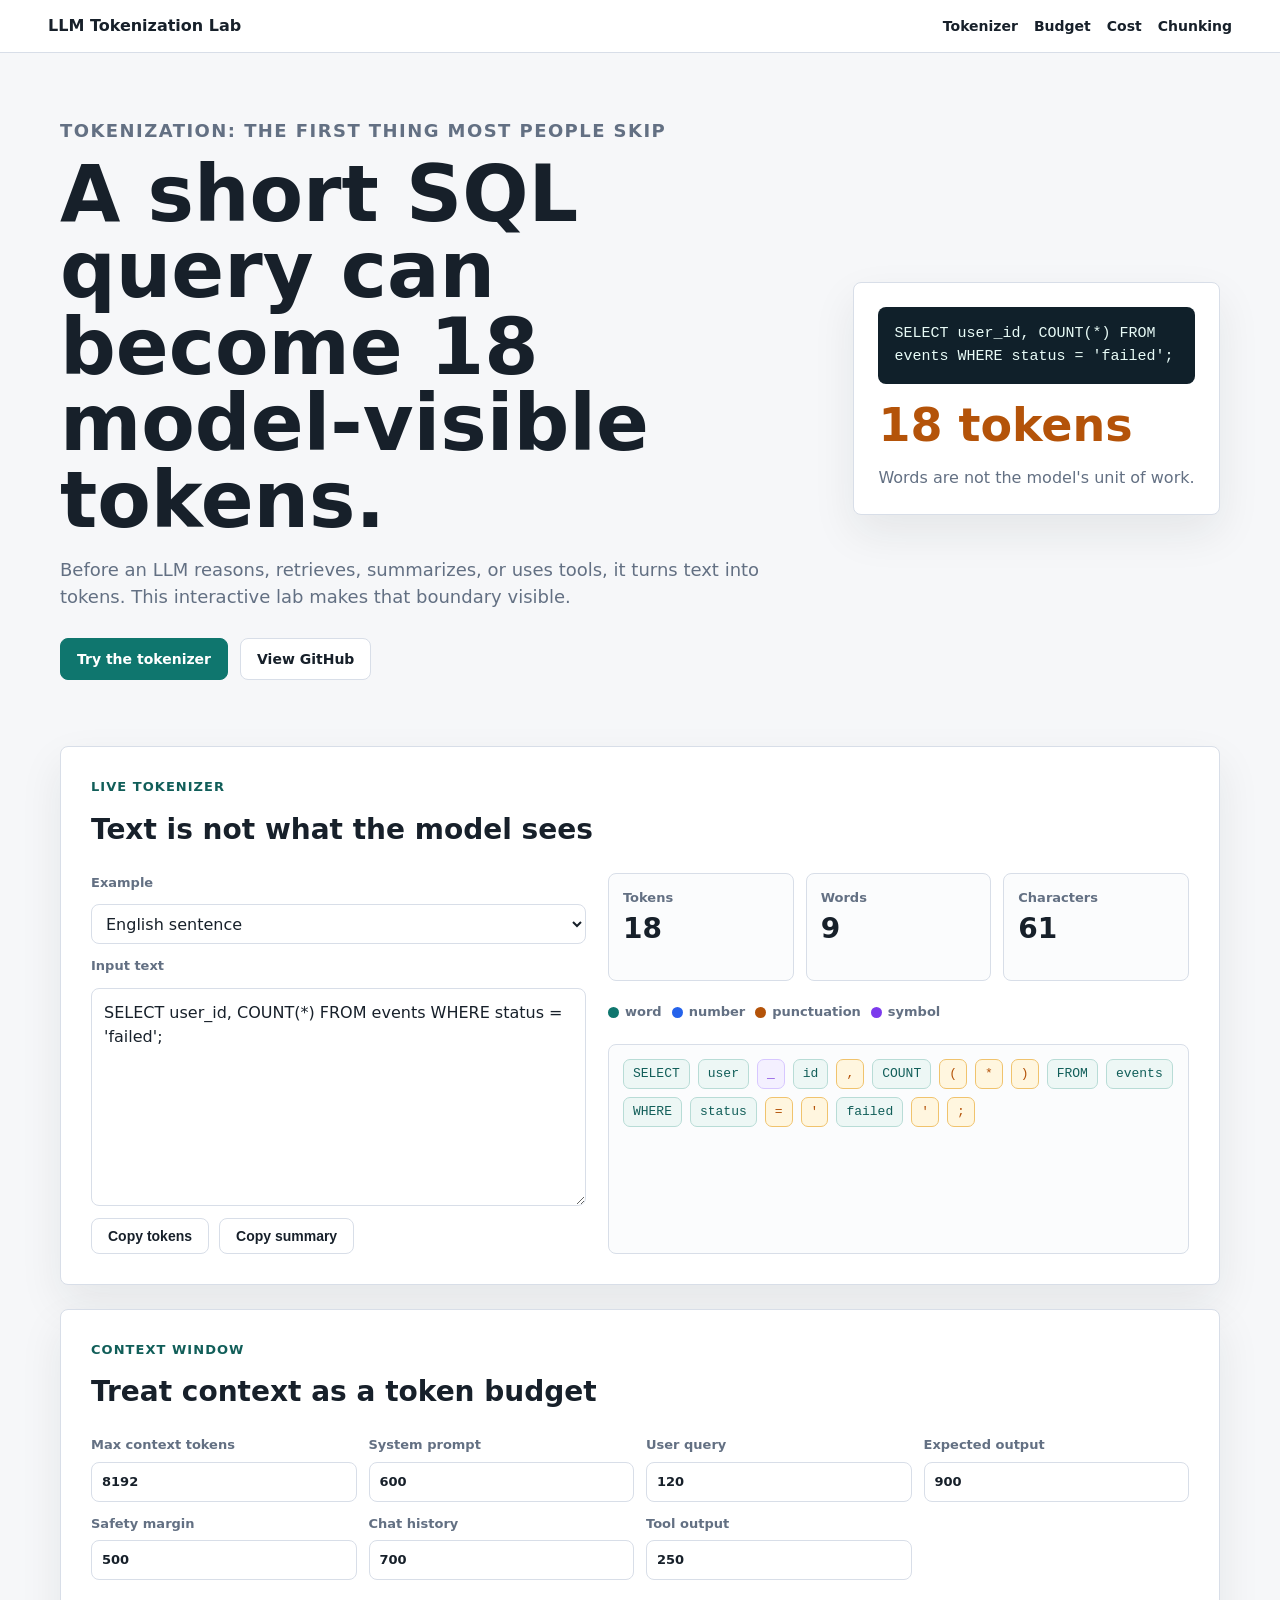
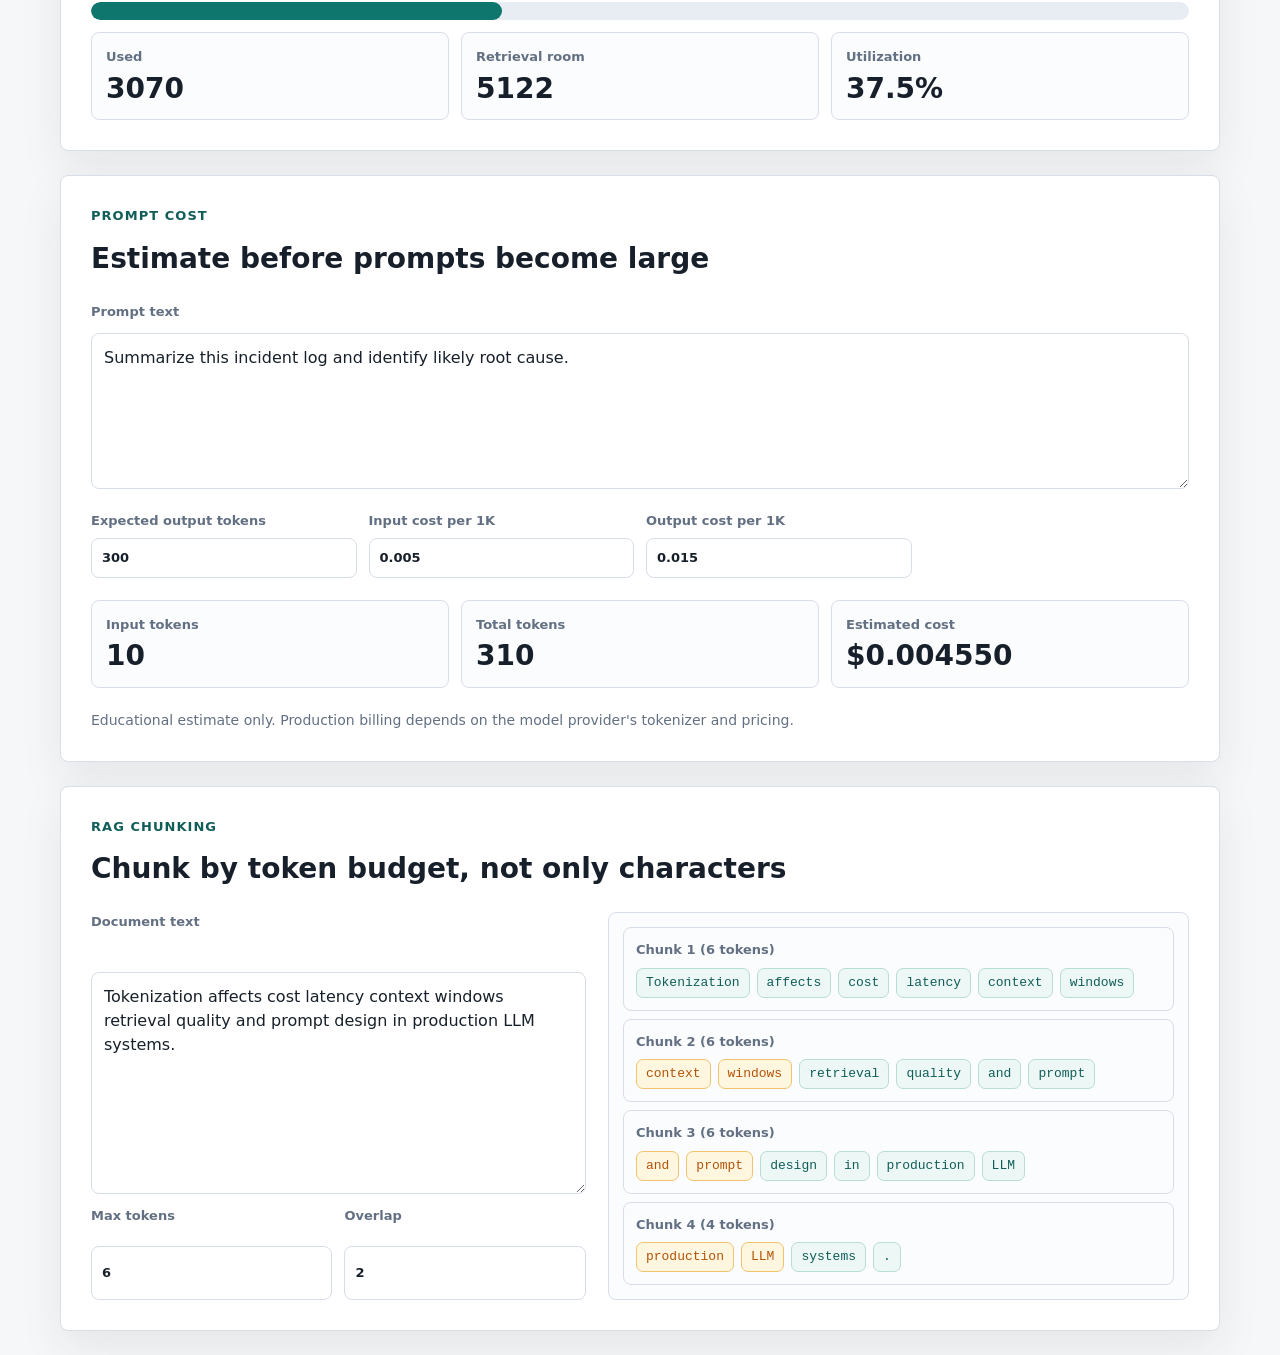
<file: index.html>
<!doctype html>
<html lang="en">
  <head>
    <meta charset="utf-8">
    <meta name="viewport" content="width=device-width, initial-scale=1">
    <meta http-equiv="refresh" content="0; url=site/">
    <title>LLM Tokenization Lab</title>
    <link rel="canonical" href="site/">
  </head>
  <body>
    <p><a href="site/">Open the LLM Tokenization Lab</a></p>
  </body>
</html>
</file>
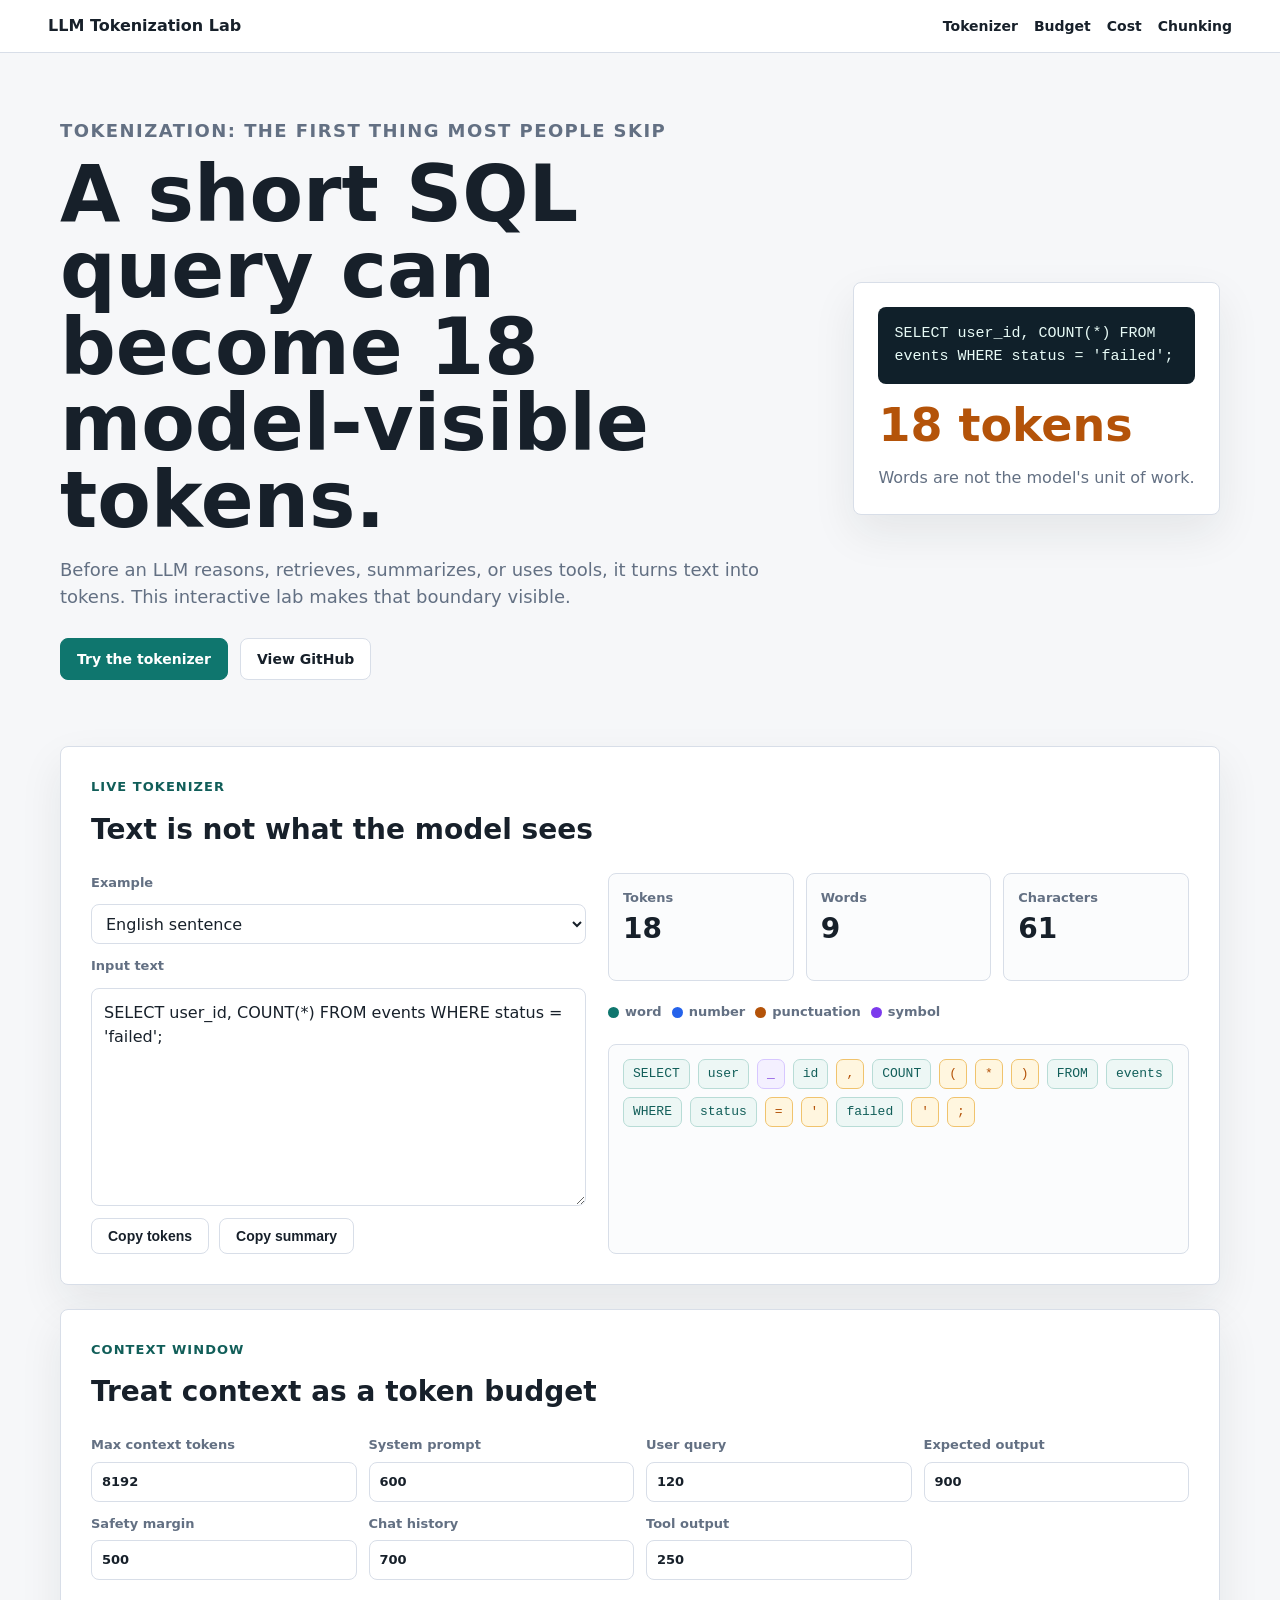
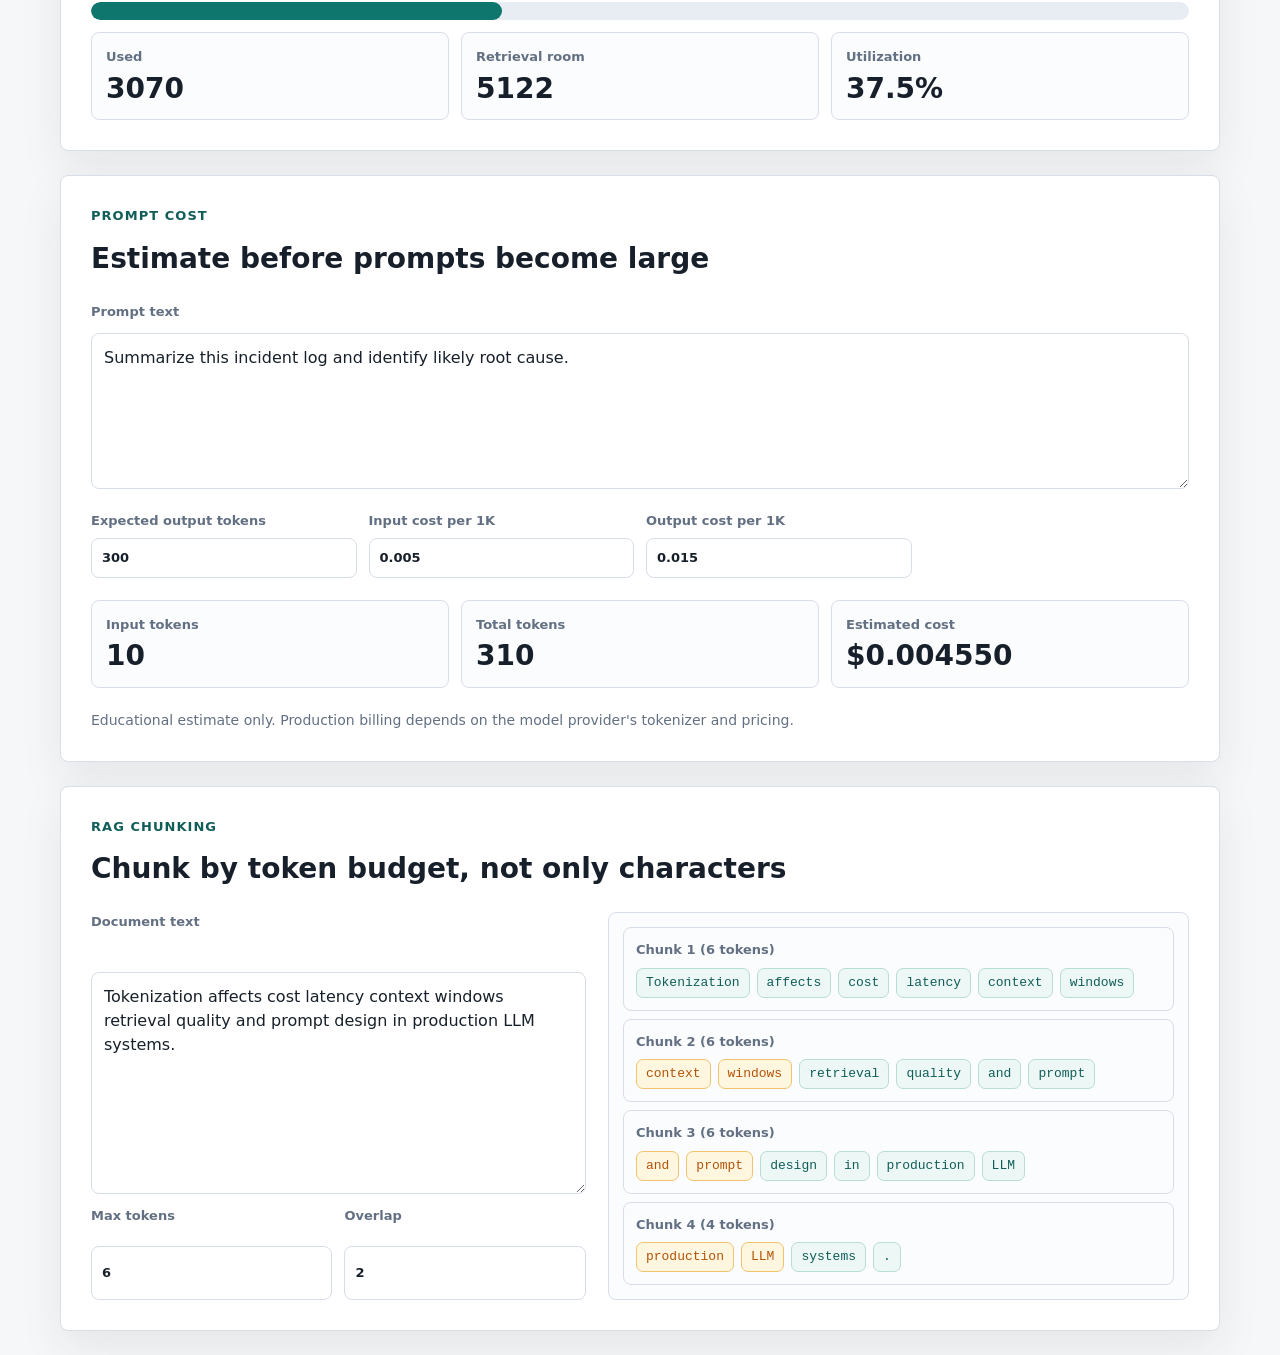
<file: site/index.html>
<!doctype html>
<html lang="en">
  <head>
    <meta charset="utf-8">
    <meta name="viewport" content="width=device-width, initial-scale=1">
    <title>LLM Tokenization Lab</title>
    <link rel="stylesheet" href="styles.css">
  </head>
  <body>
    <header class="topbar">
      <a class="brand" href="#tokenizer">LLM Tokenization Lab</a>
      <nav aria-label="Main navigation">
        <a href="#tokenizer">Tokenizer</a>
        <a href="#budget">Budget</a>
        <a href="#cost">Cost</a>
        <a href="#chunking">Chunking</a>
      </nav>
    </header>

    <main>
      <section class="hero">
        <div class="hero-copy">
          <p class="eyebrow">Tokenization: The First Thing Most People Skip</p>
          <h1>A short SQL query can become 18 model-visible tokens.</h1>
          <p>
            Before an LLM reasons, retrieves, summarizes, or uses tools, it turns text into tokens.
            This interactive lab makes that boundary visible.
          </p>
          <div class="hero-actions">
            <a class="button primary" href="#tokenizer">Try the tokenizer</a>
            <a class="button" href="https://github.com/siddarthasiripragada/llm-tokenization-lab">View GitHub</a>
          </div>
        </div>
        <div class="hook-panel" aria-label="Token count example">
          <code>SELECT user_id, COUNT(*) FROM events WHERE status = 'failed';</code>
          <strong>18 tokens</strong>
          <span>Words are not the model's unit of work.</span>
        </div>
      </section>

      <section id="tokenizer" class="panel">
        <div class="section-heading">
          <p class="eyebrow">Live Tokenizer</p>
          <h2>Text is not what the model sees</h2>
        </div>
        <div class="workspace">
          <div class="controls">
            <label for="exampleSelect">Example</label>
            <select id="exampleSelect">
              <option value="english">English sentence</option>
              <option value="sql">SQL query</option>
              <option value="json">JSON payload</option>
              <option value="log">Log line</option>
              <option value="identifier">Domain identifier</option>
              <option value="code">Code snippet</option>
              <option value="unicode">Emoji and Unicode</option>
            </select>

            <label for="tokenInput">Input text</label>
            <textarea id="tokenInput" rows="8"></textarea>
            <div class="inline-actions">
              <button id="copyTokens" class="button small" type="button">Copy tokens</button>
              <button id="copySummary" class="button small" type="button">Copy summary</button>
              <span id="copyStatus" class="copy-status" role="status" aria-live="polite"></span>
            </div>
          </div>
          <div class="results">
            <div class="metric-grid">
              <div class="metric">
                <span>Tokens</span>
                <strong id="tokenCount">0</strong>
              </div>
              <div class="metric">
                <span>Words</span>
                <strong id="wordCount">0</strong>
              </div>
              <div class="metric">
                <span>Characters</span>
                <strong id="charCount">0</strong>
              </div>
            </div>
            <div class="legend" aria-label="Token type legend">
              <span><i class="legend-word"></i>word</span>
              <span><i class="legend-number"></i>number</span>
              <span><i class="legend-punctuation"></i>punctuation</span>
              <span><i class="legend-symbol"></i>symbol</span>
            </div>
            <div id="tokenList" class="token-list" aria-live="polite"></div>
          </div>
        </div>
      </section>

      <section id="budget" class="panel">
        <div class="section-heading">
          <p class="eyebrow">Context Window</p>
          <h2>Treat context as a token budget</h2>
        </div>
        <div class="calculator">
          <div class="field-grid">
            <label>Max context tokens<input id="maxContext" type="number" min="1" value="8192"></label>
            <label>System prompt<input id="systemPrompt" type="number" min="0" value="600"></label>
            <label>User query<input id="userQuery" type="number" min="0" value="120"></label>
            <label>Expected output<input id="expectedOutput" type="number" min="0" value="900"></label>
            <label>Safety margin<input id="safetyMargin" type="number" min="0" value="500"></label>
            <label>Chat history<input id="chatHistory" type="number" min="0" value="700"></label>
            <label>Tool output<input id="toolOutput" type="number" min="0" value="250"></label>
          </div>
          <div class="budget-output">
            <div class="bar"><span id="budgetBar"></span></div>
            <div class="metric-grid">
              <div class="metric"><span>Used</span><strong id="usedTokens">0</strong></div>
              <div class="metric"><span>Retrieval room</span><strong id="retrievalTokens">0</strong></div>
              <div class="metric"><span>Utilization</span><strong id="utilization">0%</strong></div>
            </div>
          </div>
        </div>
      </section>

      <section id="cost" class="panel">
        <div class="section-heading">
          <p class="eyebrow">Prompt Cost</p>
          <h2>Estimate before prompts become large</h2>
        </div>
        <div class="calculator">
          <div class="controls">
            <label for="costInput">Prompt text</label>
            <textarea id="costInput" rows="5">Summarize this incident log and identify likely root cause.</textarea>
          </div>
          <div class="field-grid">
            <label>Expected output tokens<input id="costOutputTokens" type="number" min="0" value="300"></label>
            <label>Input cost per 1K<input id="inputCost" type="number" min="0" step="0.001" value="0.005"></label>
            <label>Output cost per 1K<input id="outputCost" type="number" min="0" step="0.001" value="0.015"></label>
          </div>
          <div class="metric-grid">
            <div class="metric"><span>Input tokens</span><strong id="costInputTokens">0</strong></div>
            <div class="metric"><span>Total tokens</span><strong id="costTotalTokens">0</strong></div>
            <div class="metric"><span>Estimated cost</span><strong id="estimatedCost">$0.000000</strong></div>
          </div>
          <p class="note">Educational estimate only. Production billing depends on the model provider's tokenizer and pricing.</p>
        </div>
      </section>

      <section id="chunking" class="panel">
        <div class="section-heading">
          <p class="eyebrow">RAG Chunking</p>
          <h2>Chunk by token budget, not only characters</h2>
        </div>
        <div class="workspace">
          <div class="controls">
            <label for="chunkInput">Document text</label>
            <textarea id="chunkInput" rows="7">Tokenization affects cost latency context windows retrieval quality and prompt design in production LLM systems.</textarea>
            <div class="field-grid compact">
              <label>Max tokens<input id="chunkMax" type="number" min="1" value="6"></label>
              <label>Overlap<input id="chunkOverlap" type="number" min="0" value="2"></label>
            </div>
          </div>
          <div id="chunks" class="chunks" aria-live="polite"></div>
        </div>
      </section>
    </main>

    <script src="app.js"></script>
  </body>
</html>
</file>
<file: site/styles.css>
:root {
  color-scheme: light;
  --bg: #f6f7f9;
  --ink: #17202a;
  --muted: #637083;
  --line: #d8dee8;
  --panel: #ffffff;
  --accent: #0f766e;
  --accent-dark: #115e59;
  --warm: #b45309;
  --code: #10202a;
  --soft: #edf7f5;
}

* {
  box-sizing: border-box;
}

html {
  scroll-behavior: smooth;
}

body {
  margin: 0;
  background: var(--bg);
  color: var(--ink);
  font-family: Inter, ui-sans-serif, system-ui, -apple-system, BlinkMacSystemFont, "Segoe UI", sans-serif;
  line-height: 1.5;
}

.topbar {
  position: sticky;
  top: 0;
  z-index: 10;
  display: flex;
  align-items: center;
  justify-content: space-between;
  gap: 24px;
  padding: 14px clamp(18px, 4vw, 48px);
  border-bottom: 1px solid var(--line);
  background: rgba(255, 255, 255, 0.94);
  backdrop-filter: blur(12px);
}

.brand {
  color: var(--ink);
  font-weight: 760;
  text-decoration: none;
}

nav {
  display: flex;
  gap: 16px;
  flex-wrap: wrap;
}

nav a,
.button {
  color: var(--ink);
  font-size: 14px;
  font-weight: 650;
  text-decoration: none;
}

main {
  width: min(1160px, calc(100% - 32px));
  margin: 0 auto;
}

.hero {
  display: grid;
  grid-template-columns: minmax(0, 1.35fr) minmax(300px, 0.65fr);
  gap: 32px;
  align-items: center;
  min-height: 560px;
  padding: 64px 0 42px;
}

.hero h1 {
  max-width: 780px;
  margin: 0;
  font-size: clamp(42px, 7vw, 78px);
  line-height: 0.98;
  letter-spacing: 0;
}

.hero p {
  max-width: 720px;
  color: var(--muted);
  font-size: 18px;
}

.eyebrow {
  margin: 0 0 12px;
  color: var(--accent-dark);
  font-size: 13px;
  font-weight: 800;
  letter-spacing: 0.08em;
  text-transform: uppercase;
}

.hero-actions {
  display: flex;
  gap: 12px;
  flex-wrap: wrap;
  margin-top: 28px;
}

.button {
  display: inline-flex;
  align-items: center;
  justify-content: center;
  min-height: 42px;
  padding: 0 16px;
  border: 1px solid var(--line);
  border-radius: 8px;
  background: #fff;
}

.button.primary {
  border-color: var(--accent);
  background: var(--accent);
  color: #fff;
}

.button.small {
  min-height: 36px;
  cursor: pointer;
}

.inline-actions {
  display: flex;
  align-items: center;
  flex-wrap: wrap;
  gap: 10px;
}

.copy-status {
  min-height: 20px;
  color: var(--accent-dark);
  font-size: 13px;
  font-weight: 700;
}

.hook-panel,
.panel {
  border: 1px solid var(--line);
  border-radius: 8px;
  background: var(--panel);
  box-shadow: 0 18px 44px rgba(22, 32, 42, 0.08);
}

.hook-panel {
  display: grid;
  gap: 18px;
  padding: 24px;
}

.hook-panel code {
  display: block;
  padding: 16px;
  border-radius: 8px;
  background: var(--code);
  color: #e8fbf7;
  font-size: 15px;
  white-space: pre-wrap;
}

.hook-panel strong {
  color: var(--warm);
  font-size: 46px;
  line-height: 1;
}

.hook-panel span {
  color: var(--muted);
}

.panel {
  margin: 24px 0;
  padding: clamp(18px, 3vw, 30px);
}

.section-heading {
  margin-bottom: 22px;
}

.section-heading h2 {
  margin: 0;
  font-size: 28px;
}

.workspace,
.calculator {
  display: grid;
  grid-template-columns: minmax(0, 0.92fr) minmax(320px, 1.08fr);
  gap: 22px;
}

.calculator {
  grid-template-columns: 1fr;
}

.controls,
.results,
.budget-output {
  display: grid;
  gap: 12px;
}

label {
  display: grid;
  gap: 7px;
  color: var(--muted);
  font-size: 13px;
  font-weight: 720;
}

textarea,
select,
input {
  width: 100%;
  border: 1px solid var(--line);
  border-radius: 8px;
  background: #fff;
  color: var(--ink);
  font: inherit;
}

textarea {
  min-height: 156px;
  padding: 12px;
  resize: vertical;
}

select,
input {
  min-height: 40px;
  padding: 8px 10px;
}

.field-grid {
  display: grid;
  grid-template-columns: repeat(4, minmax(150px, 1fr));
  gap: 12px;
}

.field-grid.compact {
  grid-template-columns: repeat(2, minmax(120px, 1fr));
}

.metric-grid {
  display: grid;
  grid-template-columns: repeat(3, minmax(0, 1fr));
  gap: 12px;
}

.metric {
  min-height: 88px;
  padding: 14px;
  border: 1px solid var(--line);
  border-radius: 8px;
  background: #fbfcfd;
}

.metric span {
  display: block;
  color: var(--muted);
  font-size: 13px;
  font-weight: 700;
}

.metric strong {
  display: block;
  margin-top: 8px;
  font-size: 28px;
  line-height: 1;
}

.token-list,
.chunks {
  display: flex;
  flex-wrap: wrap;
  align-content: flex-start;
  gap: 8px;
  min-height: 190px;
  padding: 14px;
  border: 1px solid var(--line);
  border-radius: 8px;
  background: #fbfcfd;
}

.legend {
  display: flex;
  flex-wrap: wrap;
  gap: 10px;
  color: var(--muted);
  font-size: 13px;
  font-weight: 700;
}

.legend span {
  display: inline-flex;
  align-items: center;
  gap: 6px;
}

.legend i {
  width: 11px;
  height: 11px;
  border-radius: 50%;
}

.legend-word {
  background: #0f766e;
}

.legend-number {
  background: #2563eb;
}

.legend-punctuation {
  background: #b45309;
}

.legend-symbol {
  background: #7c3aed;
}

.token,
.chunk-token {
  display: inline-flex;
  align-items: center;
  min-height: 30px;
  padding: 4px 9px;
  border: 1px solid #b8dcd6;
  border-radius: 7px;
  background: var(--soft);
  color: var(--accent-dark);
  font-family: ui-monospace, SFMono-Regular, Consolas, "Liberation Mono", monospace;
  font-size: 13px;
}

.token-word {
  border-color: #b8dcd6;
  background: var(--soft);
  color: var(--accent-dark);
}

.token-number {
  border-color: #bfd2ff;
  background: #eef4ff;
  color: #1d4ed8;
}

.token-punctuation {
  border-color: #f0c36d;
  background: #fff6df;
  color: var(--warm);
}

.token-symbol {
  border-color: #d7c7ff;
  background: #f4f0ff;
  color: #6d28d9;
}

.bar {
  width: 100%;
  height: 18px;
  overflow: hidden;
  border-radius: 999px;
  background: #e8edf3;
}

.bar span {
  display: block;
  width: 0%;
  height: 100%;
  border-radius: inherit;
  background: var(--accent);
  transition: width 160ms ease;
}

.note {
  margin: 0;
  color: var(--muted);
  font-size: 14px;
}

.chunks {
  display: grid;
  grid-template-columns: 1fr;
}

.chunk {
  padding: 12px;
  border: 1px solid var(--line);
  border-radius: 8px;
  background: #fbfcfd;
}

.chunk-title {
  margin-bottom: 8px;
  color: var(--muted);
  font-size: 13px;
  font-weight: 780;
}

.chunk-tokens {
  display: flex;
  gap: 7px;
  flex-wrap: wrap;
}

.chunk-token.overlap {
  border-color: #f0c36d;
  background: #fff6df;
  color: var(--warm);
}

@media (max-width: 820px) {
  .topbar,
  .hero,
  .workspace {
    grid-template-columns: 1fr;
  }

  .topbar {
    align-items: flex-start;
    flex-direction: column;
  }

  .hero {
    min-height: auto;
    padding-top: 42px;
  }

  .field-grid,
  .metric-grid {
    grid-template-columns: 1fr;
  }
}
</file>
